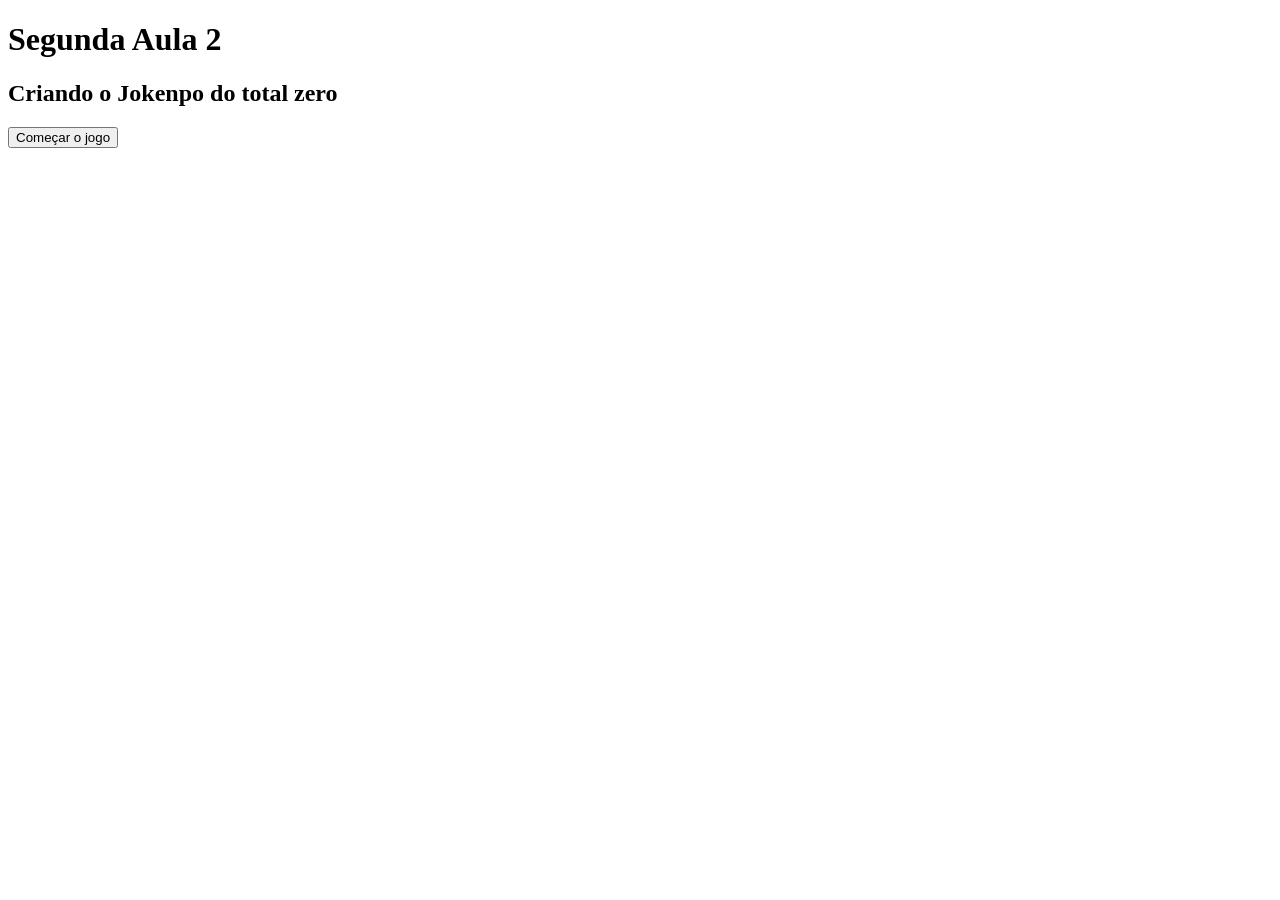
<file: aula-02/index.html>
<!DOCTYPE html>
<html lang="en">
<head>
    <meta charset="UTF-8">
    <meta http-equiv="X-UA-Compatible" content="IE=edge">
    <meta name="viewport" content="width=device-width, initial-scale=1.0">
    <title>Document</title>
</head>
<body>

    <h1>Segunda Aula 2</h1>
    <h2>Criando o Jokenpo do total zero</h2>

    <button>Começar o jogo</button>

    <script src="./main.js" type="module"></script>

</body>
</html>
</file>
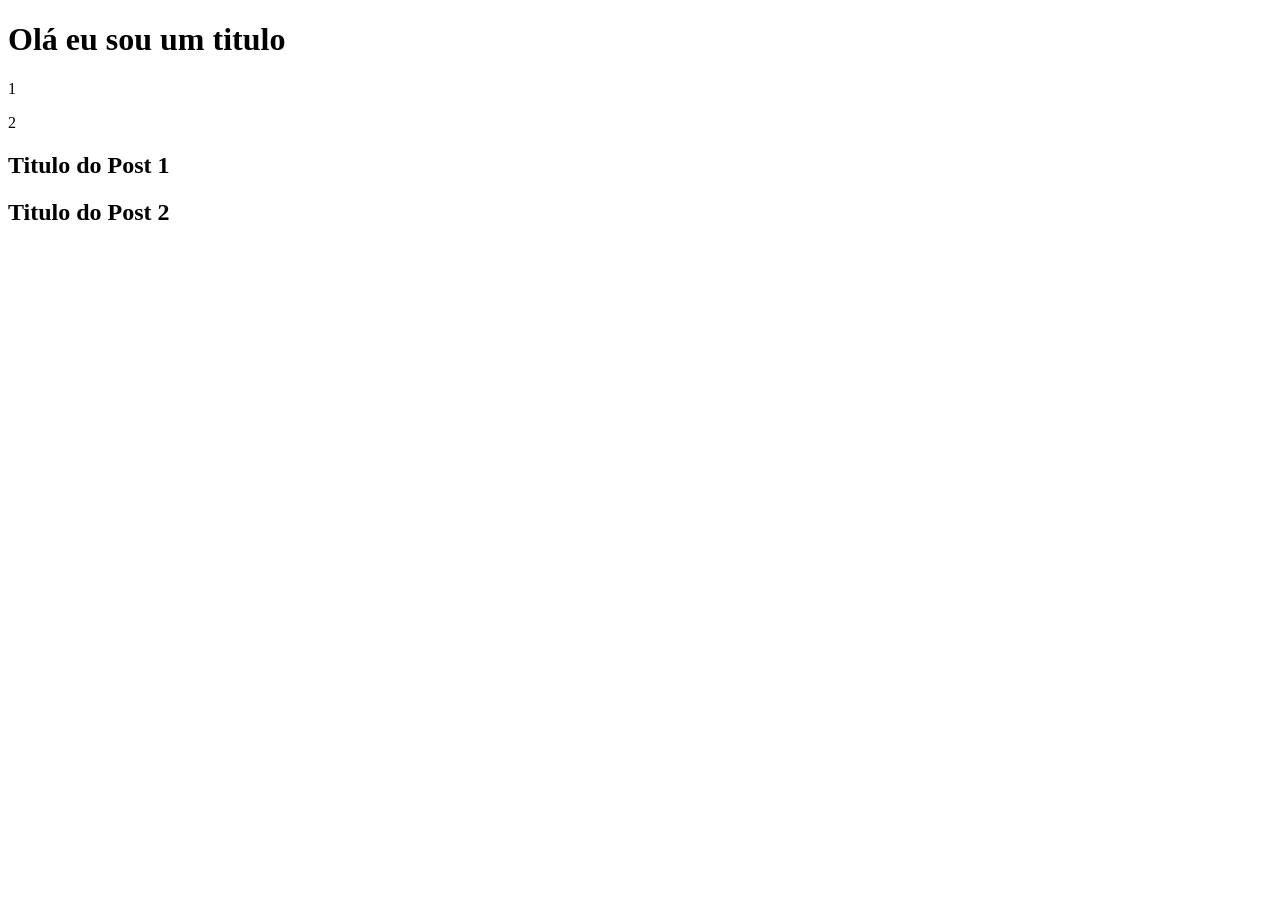
<file: aula-03/index.html>
<!DOCTYPE html>
<html lang="en">
<head>
    <meta charset="UTF-8">
    <meta http-equiv="X-UA-Compatible" content="IE=edge">
    <meta name="viewport" content="width=device-width, initial-scale=1.0">
    <title>Document</title>
</head>
<body>

    <h1 class="title" id="tituloPrincipal">Olá eu sou um titulo</h1>
    
    <p class="teste-texto">1</p>
    <p class="teste-texto">2</p>

    <section>

        <h1 class="title post-title">Titulo do Post 1</h1>

    </section>

    <section>

        <h1 class="title post-title">Titulo do Post 2</h1>

    </section>

    <script src="./main.js"></script>

</body>
</html>
</file>
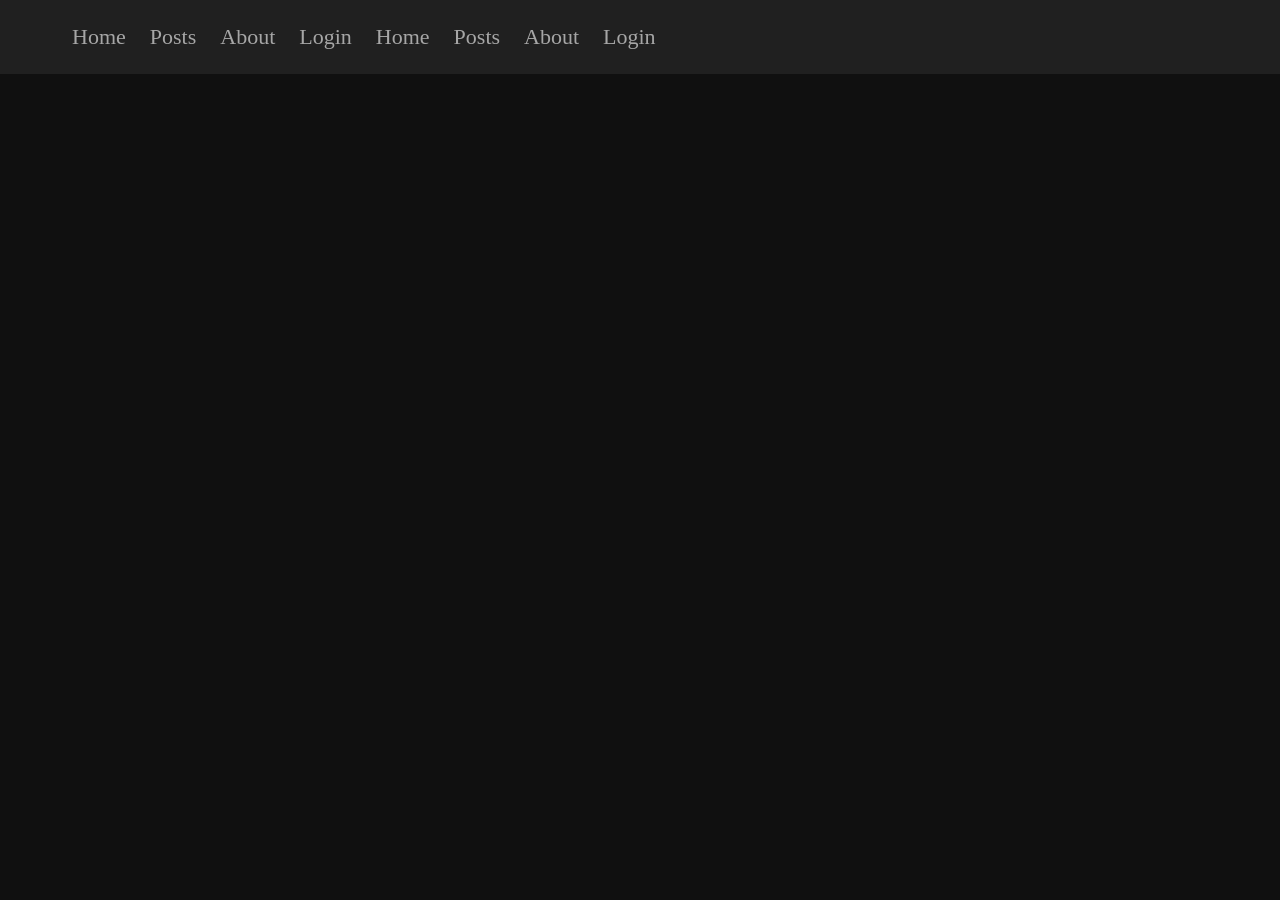
<file: aula-04/index.html>
<!DOCTYPE html>
<html lang="en">
<head>
    <meta charset="UTF-8">
    <meta http-equiv="X-UA-Compatible" content="IE=edge">
    <meta name="viewport" content="width=device-width, initial-scale=1.0">
    <title>Document</title>
    <link rel="stylesheet" href="./styles.css">
</head>
<body>

    <header class="main-header">

        <button onclick="manipularVisibilidadeMenu()">Abrir menu</button>

        <ul id="menuPrincipal">

            <li><button onclick="manipularVisibilidadeMenu()">Fechar menu</button></li>
            <li>Home</li>
            <li>Posts</li>
            <li>About</li>
            <li>Login</li>
            <li>Home</li>
            <li>Posts</li>
            <li>About</li>
            <li>Login</li>

        </ul>

    </header>
    
    <script src="./main.js"></script>

</body>
</html>
</file>
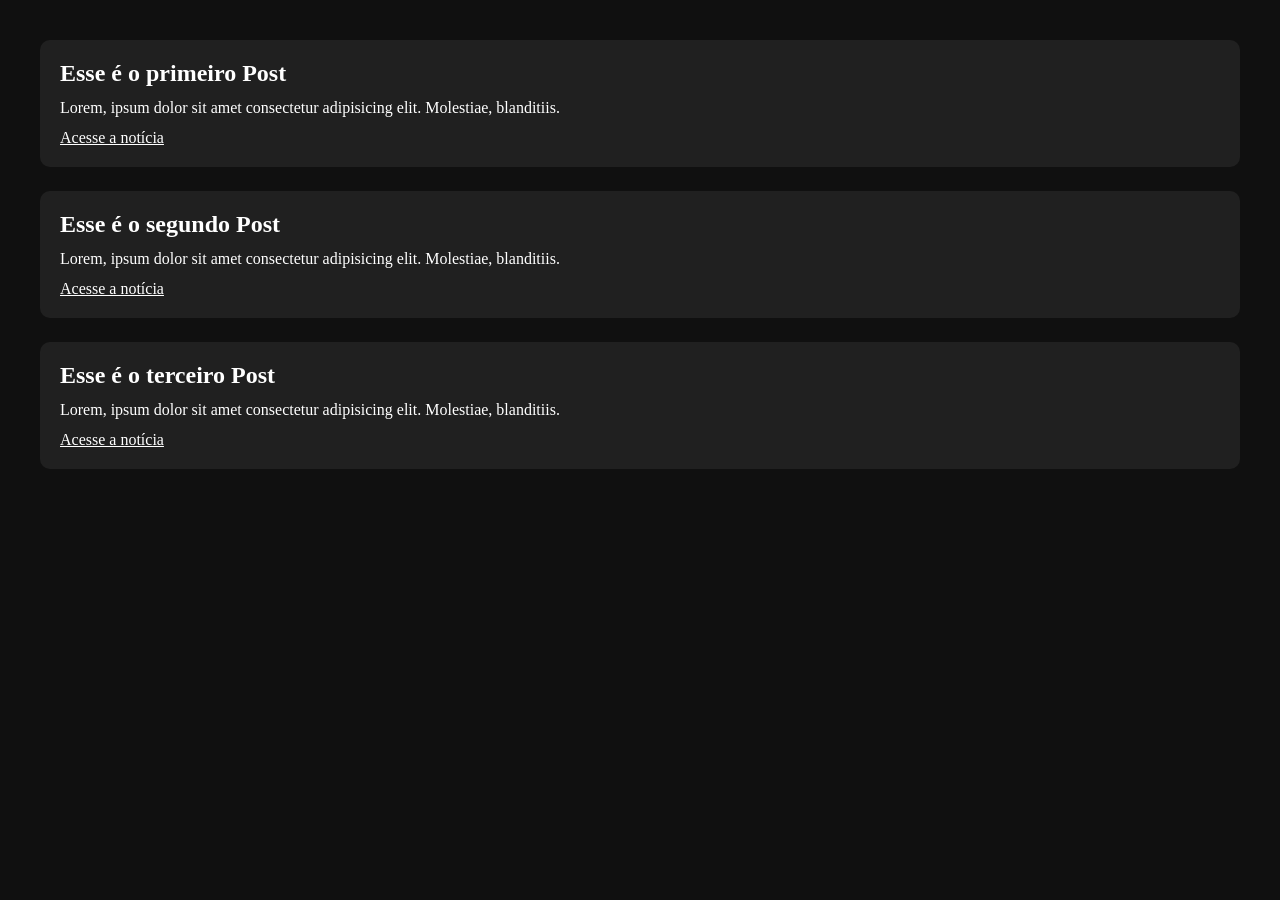
<file: aula-06/index.html>
<!DOCTYPE html>
<html lang="en">
<head>
    <meta charset="UTF-8">
    <meta http-equiv="X-UA-Compatible" content="IE=edge">
    <meta name="viewport" content="width=device-width, initial-scale=1.0">
    <title>Document</title>
    <link rel="stylesheet" href="styles.css">
</head>
<body>

    <main id="content">

    </main>
    
    <script src="./main.js"></script>

</body>
</html>
</file>
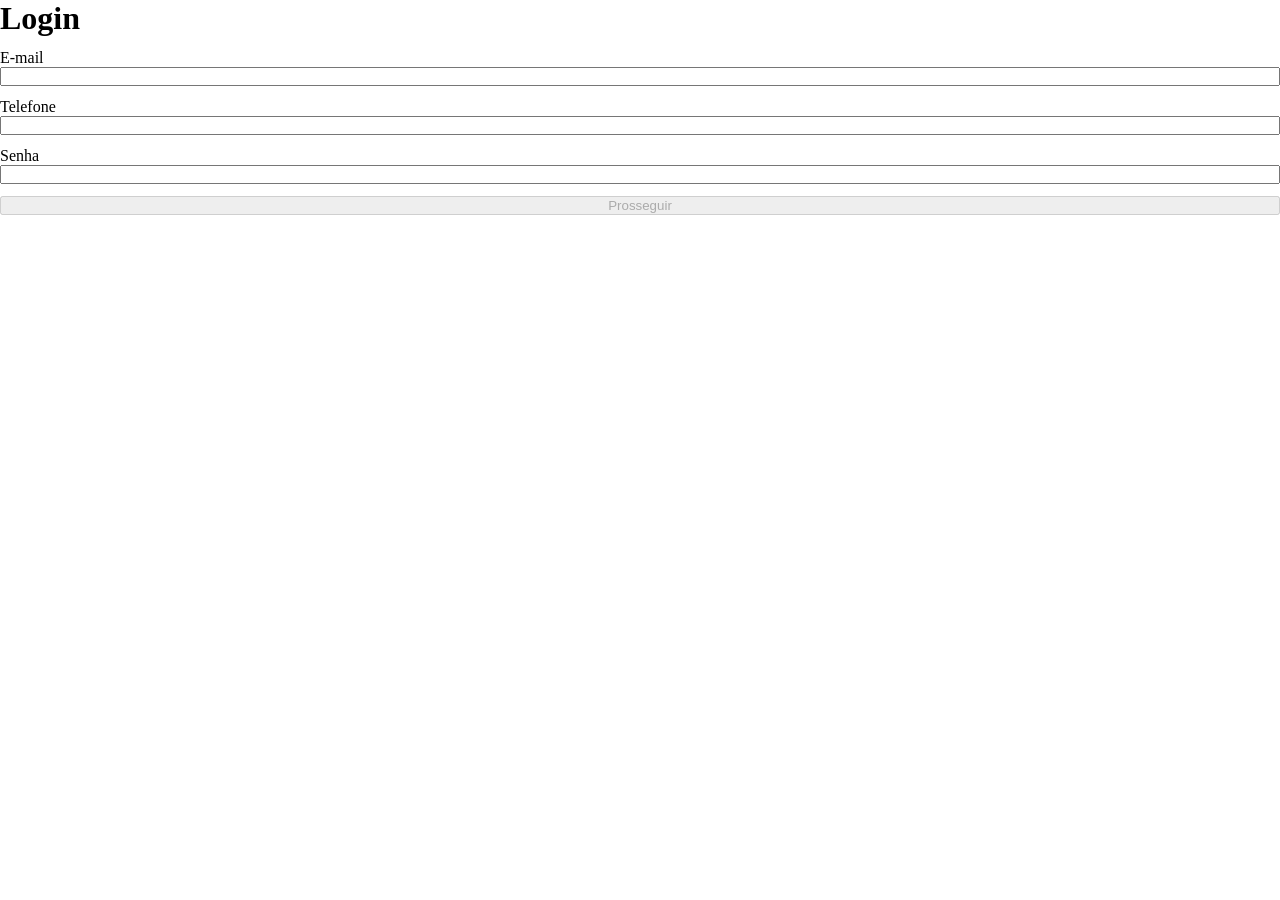
<file: aula-10/index.html>
<!DOCTYPE html>
<html lang="en">
<head>
    <meta charset="UTF-8">
    <meta http-equiv="X-UA-Compatible" content="IE=edge">
    <meta name="viewport" content="width=device-width, initial-scale=1.0">
    <title>Validando Formulário</title>
    <link rel="stylesheet" href="./style.css">
</head>
<body>

    <form class="form-login">

        <h1>Login</h1>

        <div>
            <label for="userEmail">E-mail</label>
            <input type="email" id="userEmail" required>
            <small>Preencha o campo E-mail corretamente</small>
        </div>

        <div>
            <label for="userPhone">Telefone</label>
            <input type="text" id="userPhone" required minlength="9">
            <small>Preencha o campo Telefone corretamente</small>
        </div>

        <div>
            <label for="userPassword">Senha</label>
            <input type="password" id="userPassword" required minlength="8">
            <small>Preencha o campo Senha corretamente</small>
        </div>

        <button type="submit" id="loginButton" disabled>Prosseguir</button>

    </form>
    
    <script src="./main.js" type="module"></script>

</body>
</html>
</file>
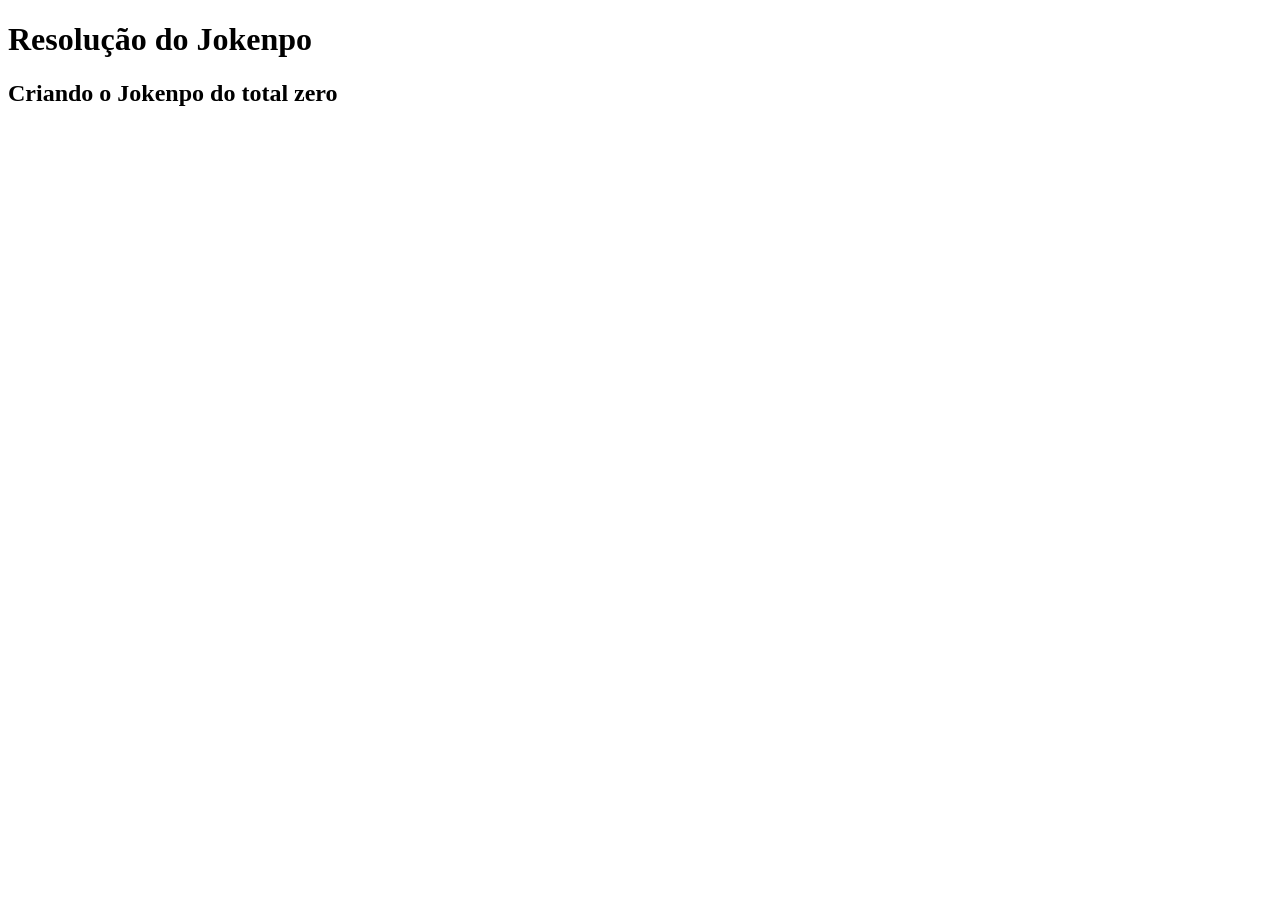
<file: resolucao-jokenpo/index.html>
<!DOCTYPE html>
<html lang="en">
<head>
    <meta charset="UTF-8">
    <meta http-equiv="X-UA-Compatible" content="IE=edge">
    <meta name="viewport" content="width=device-width, initial-scale=1.0">
    <title>Document</title>
</head>
<body>

    <h1>Resolução do Jokenpo</h1>
    <h2>Criando o Jokenpo do total zero</h2>

    <script src="./main.js" type="module"></script>

</body>
</html>
</file>
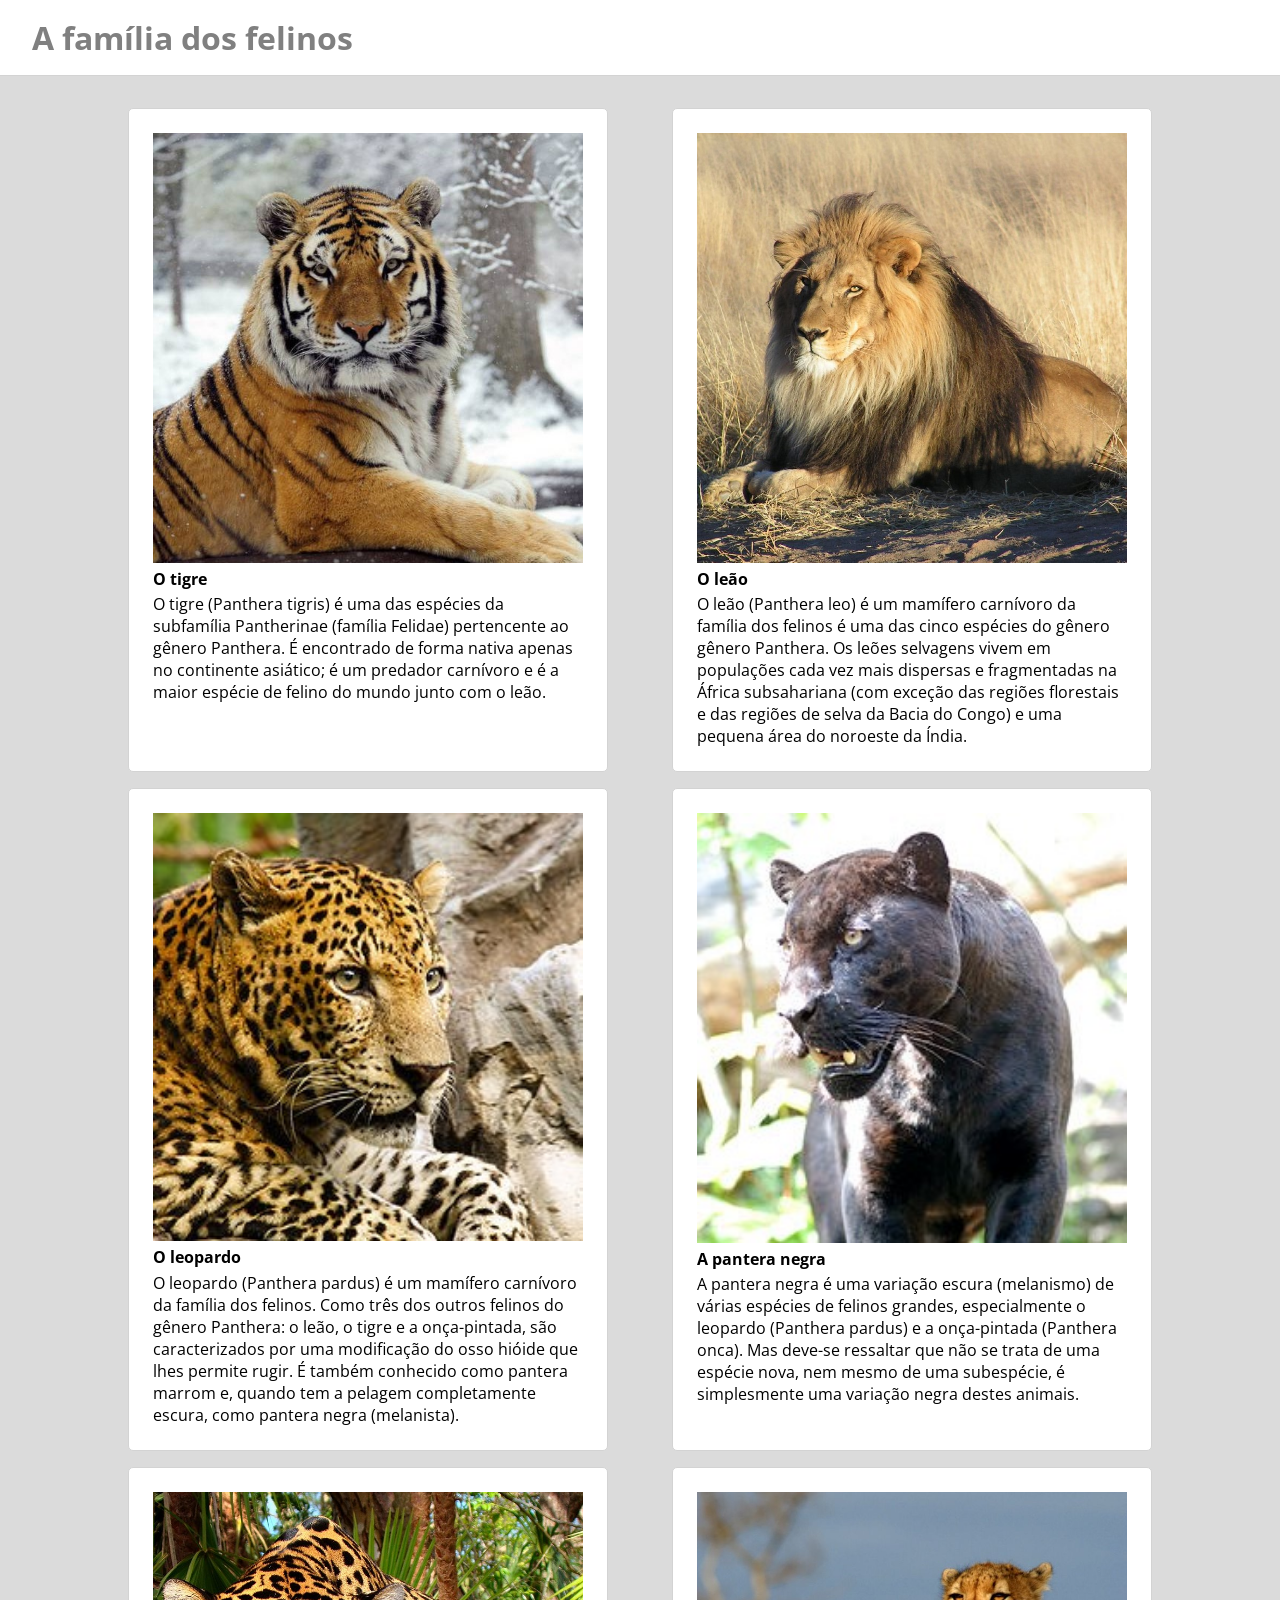
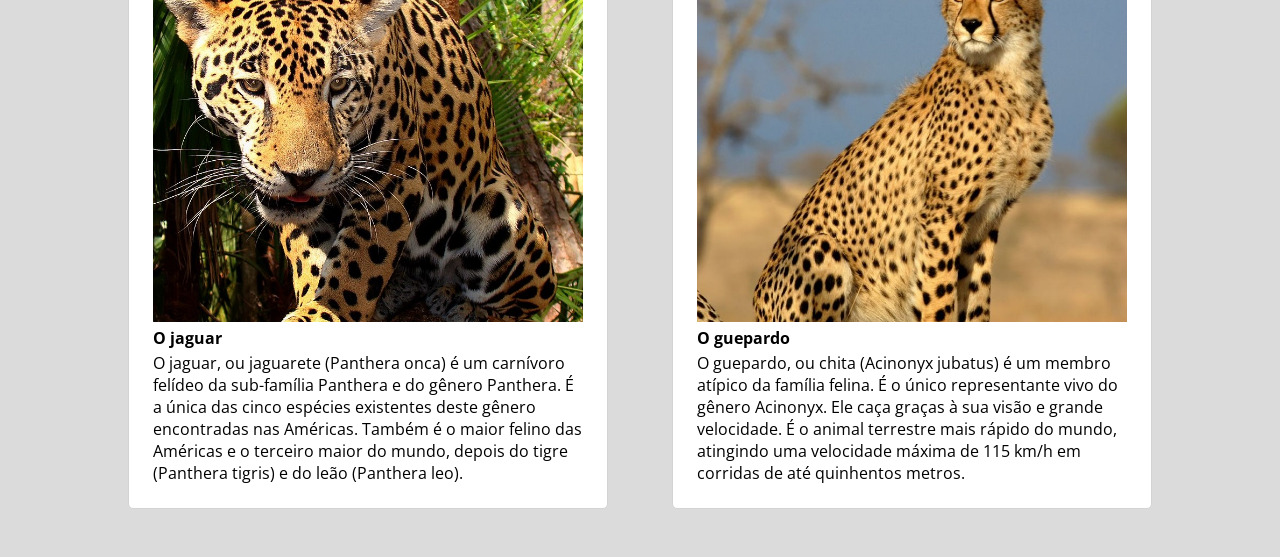
<file: aula-04/mesa/index.html>
<!DOCTYPE html>
<html lang="pt-BR">

<head>
  <meta charset="UTF-8">
  <meta http-equiv="X-UA-Compatible" content="IE=edge">
  <meta name="viewport" content="width=device-width, initial-scale=1.0">
  <link rel="stylesheet" href="styles.css">
  <title>Aula 5 - Modificar elementos com JS </title>
</head>

<body class="dark">

  <h1>A família dos felinos</h1>

  <div class="container">
    <div class="item">
      <img src="./imagens/tiger.jpg">
      <h2>O tigre</h2>
      <p>
        O tigre (Panthera tigris) é uma das espécies da subfamília Pantherinae (família Felidae)
        pertencente ao gênero Panthera. É encontrado de forma nativa apenas no continente asiático; é um predador
        carnívoro e
        é a maior espécie de felino do mundo junto com o leão.
      </p>
    </div>
    <div class="item">
      <img src="./imagens/leon.jpg">
      <h2>O leão</h2>
      <p>
        O leão (Panthera leo) é um mamífero carnívoro da família dos felinos é uma das cinco espécies do gênero
        gênero Panthera. Os leões selvagens vivem em populações cada vez mais dispersas e fragmentadas na África
        subsahariana
        (com exceção das regiões florestais e das regiões de selva da Bacia do Congo) e uma pequena área do noroeste da
        Índia.
      </p>
    </div>
    <div class="item">
      <img src="./imagens/leopardo.jpg">
      <h2>O leopardo</h2>
      <p>
        O leopardo (Panthera pardus) é um mamífero carnívoro da família dos felinos. Como três dos outros
        felinos do gênero Panthera: o leão, o tigre e a onça-pintada, são caracterizados por uma modificação do osso
        hióide que lhes permite rugir.
        É também conhecido como pantera marrom e, quando tem a pelagem completamente escura, como pantera negra
        (melanista).
      </p>
    </div>
    <div class="item">
      <img src="./imagens/pantera-negra.jpg">
      <h2>A pantera negra</h2>
      <p>
        A pantera negra é uma variação escura (melanismo) de várias espécies de felinos grandes, especialmente o
        leopardo (Panthera pardus) e a onça-pintada (Panthera onca).
        Mas deve-se ressaltar que não se trata de uma espécie nova, nem mesmo de uma subespécie, é simplesmente uma
        variação negra destes animais.
      </p>
    </div>
    <div class="item">
      <img src="./imagens/jaguar.jpg">
      <h2>O jaguar</h2>
      <p>
        O jaguar, ou jaguarete (Panthera onca) é um carnívoro felídeo da sub-família Panthera e do
        gênero Panthera. É a única das cinco espécies existentes deste gênero encontradas nas Américas. Também
        é o maior felino das Américas e o terceiro maior do mundo, depois do tigre (Panthera tigris) e do leão (Panthera
        leo).
      </p>
    </div>
    <div class="item">
      <img src="./imagens/chita.jpg">
      <h2>O guepardo</h2>
      <p>
        O guepardo, ou chita (Acinonyx jubatus) é um membro atípico da família felina. É o único
        representante vivo do gênero Acinonyx. Ele caça graças à sua visão e grande velocidade. É o animal terrestre
        mais rápido
        do mundo, atingindo uma velocidade máxima de 115 km/h em corridas de até quinhentos metros.
      </p>
    </div>
  </div>

</body>

</html>
</file>
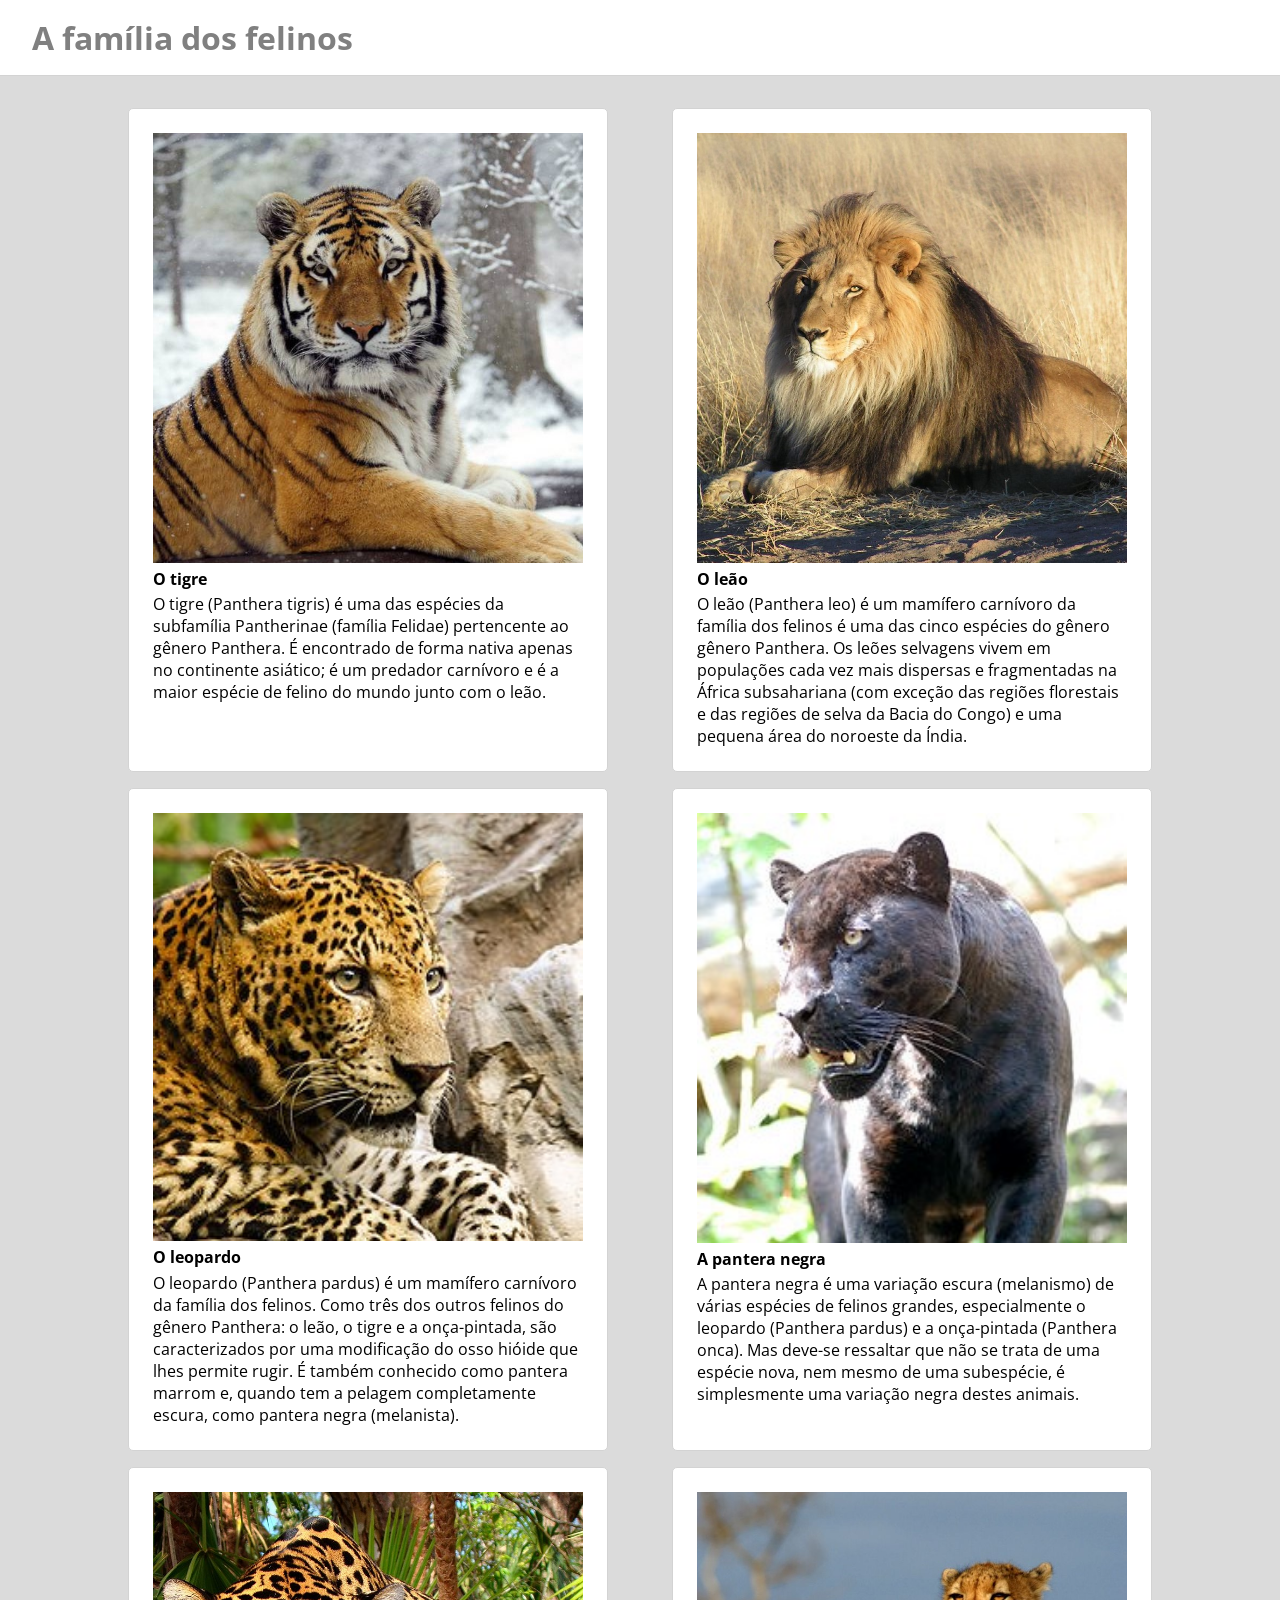
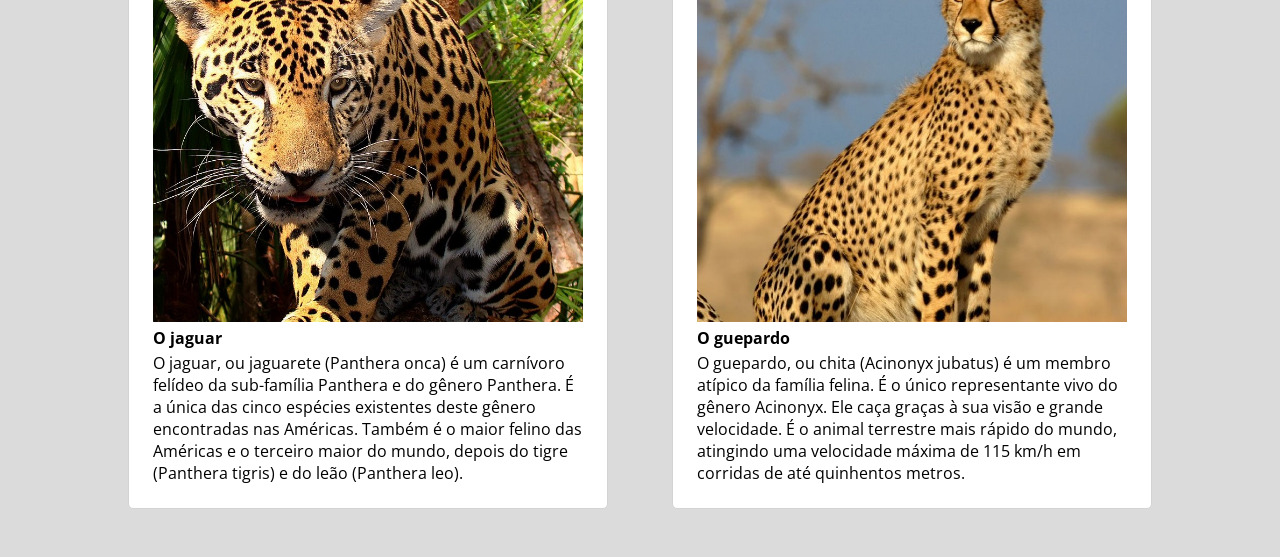
<file: aula-05/mesa/index.html>
<!DOCTYPE html>
<html lang="pt-BR">

<head>
  <meta charset="UTF-8">
  <meta http-equiv="X-UA-Compatible" content="IE=edge">
  <meta name="viewport" content="width=device-width, initial-scale=1.0">
  <link rel="stylesheet" href="styles.css">
  <title>Aula 5 - Modificar elementos com JS </title>
</head>

<body class="dark-mode">

  <h1>A família dos felinos</h1>

  <div class="container">
    <div class="item">
      <img src="./imagens/tiger.jpg">
      <h2>O tigre</h2>
      <p>
        O tigre (Panthera tigris) é uma das espécies da subfamília Pantherinae (família Felidae)
        pertencente ao gênero Panthera. É encontrado de forma nativa apenas no continente asiático; é um predador
        carnívoro e
        é a maior espécie de felino do mundo junto com o leão.
      </p>
    </div>
    <div class="item">
      <img src="./imagens/leon.jpg">
      <h2>O leão</h2>
      <p>
        O leão (Panthera leo) é um mamífero carnívoro da família dos felinos é uma das cinco espécies do gênero
        gênero Panthera. Os leões selvagens vivem em populações cada vez mais dispersas e fragmentadas na África
        subsahariana
        (com exceção das regiões florestais e das regiões de selva da Bacia do Congo) e uma pequena área do noroeste da
        Índia.
      </p>
    </div>
    <div class="item">
      <img src="./imagens/leopardo.jpg">
      <h2>O leopardo</h2>
      <p>
        O leopardo (Panthera pardus) é um mamífero carnívoro da família dos felinos. Como três dos outros
        felinos do gênero Panthera: o leão, o tigre e a onça-pintada, são caracterizados por uma modificação do osso
        hióide que lhes permite rugir.
        É também conhecido como pantera marrom e, quando tem a pelagem completamente escura, como pantera negra
        (melanista).
      </p>
    </div>
    <div class="item">
      <img src="./imagens/pantera-negra.jpg">
      <h2>A pantera negra</h2>
      <p>
        A pantera negra é uma variação escura (melanismo) de várias espécies de felinos grandes, especialmente o
        leopardo (Panthera pardus) e a onça-pintada (Panthera onca).
        Mas deve-se ressaltar que não se trata de uma espécie nova, nem mesmo de uma subespécie, é simplesmente uma
        variação negra destes animais.
      </p>
    </div>
    <div class="item">
      <img src="./imagens/jaguar.jpg">
      <h2>O jaguar</h2>
      <p>
        O jaguar, ou jaguarete (Panthera onca) é um carnívoro felídeo da sub-família Panthera e do
        gênero Panthera. É a única das cinco espécies existentes deste gênero encontradas nas Américas. Também
        é o maior felino das Américas e o terceiro maior do mundo, depois do tigre (Panthera tigris) e do leão (Panthera
        leo).
      </p>
    </div>
    <div class="item">
      <img src="./imagens/chita.jpg">
      <h2>O guepardo</h2>
      <p>
        O guepardo, ou chita (Acinonyx jubatus) é um membro atípico da família felina. É o único
        representante vivo do gênero Acinonyx. Ele caça graças à sua visão e grande velocidade. É o animal terrestre
        mais rápido
        do mundo, atingindo uma velocidade máxima de 115 km/h em corridas de até quinhentos metros.
      </p>
    </div>
  </div>

</body>

</html>
</file>
<file: aula-04/styles.css>
* {

    padding: 0;
    margin: 0;
    box-sizing: border-box;

}

body {

    background-color: #101010;

}

.main-header {

    background-color: #202020;
    padding: 24px 48px;

}

.main-header button {

    display: none;

}

.main-header ul {

    display: flex;
    gap: 24px;
    list-style: none;
    transition: .5s;

}

.main-header ul li {

    color: white;
    font-size: 22px;
    opacity: .6;

}

.main-header ul li:hover {

    opacity: 1;

}

@media (max-width: 768px) {

    .main-header button {

        display: block;
    
    }
    
    .main-header ul {

        width: 300px;
        position: fixed;
        top: 0;
        left: -300px;
        flex-direction: column;
        background-color: #262626;
        padding: 24px;
        height: 100vh;

    }

    .main-header ul.opened {

        left: 0;

    }

}
</file>
<file: aula-06/styles.css>
* {

    color: white;
    padding: 0;
    margin: 0;
    box-sizing: border-box;

}

body {

    background-color: #101010;
    padding: 40px;

}

main {

    display: flex;
    flex-direction: column;
    gap: 24px;

}

article {

    background-color: #202020;
    padding: 20px;
    border-radius: 10px;
    display: flex;
    flex-direction: column;
    gap: 12px;

}
</file>
<file: aula-10/style.css>
* {
  padding: 0;
  margin: 0;
  box-sizing: border-box;
}

.form-login {
  display: flex;
  flex-direction: column;
  gap: 12px;
}
.form-login div {
  display: flex;
  flex-direction: column;
}
.form-login div small {
  display: none;
}
.form-login div.error label {
  color: red;
}
.form-login div.error input {
  border-color: red;
}
.form-login div.error small {
  color: red;
  display: block;
}/*# sourceMappingURL=style.css.map */
</file>
<file: aula-04/mesa/styles.css>
@import url('https://fonts.googleapis.com/css2?family=Open+Sans:wght@300;400&display=swap');

* {
  margin: 0;
  padding: 0;
  font-family: 'Open Sans', sans-serif;
}

body {
  background-color: rgb(219, 219, 219);
}

h1 {
  padding: .5em 1em;
  background-color: white;
  border-bottom: 1px solid lightgrey;
  color: grey;
}

.container {
  display: flex;
  flex-wrap: wrap;
  justify-content: space-between;
  width: 80%;
  margin: 2em 10%;
}

.item {
  width: 30em;
  background-color: white;
  box-sizing: border-box;
  padding: 1.5em;
  margin-bottom: 1em;
  border-radius: 5px;
  border: 1px solid lightgray;
}

.item img {
  width: 100%;
}

.item h2 {
  font-size: 1em;
  margin-bottom: .2em;
}


/* ------------------------------ Estilos para o tema escuro (Dark-Mode) ----------------------------------------------- */

/* Os seguintes estilos são os que usaremos para aplicar o modo escuro, 
você terá que modificar os seletores a fim de poder resolver o exercício. /* 

// A cor de fundo 
{
  background-color: rgb(39, 39, 39);
}

// Modificações no titulo 'A família dos felinos'
{ 
  background-color: rgb(19, 19, 19);
  color: rgb(170, 170, 170);
  border-color: black;
}


// Modificações nos items
{
  background-color: rgb(19, 19, 19);
  border-color: black;
}

// Modificações nos textos dos itens e cabeçalhos dos itens
{
  color: rgb(230, 230, 230);
}
*/
</file>
<file: aula-05/mesa/styles.css>
@import url('https://fonts.googleapis.com/css2?family=Open+Sans:wght@300;400&display=swap');

* {
  margin: 0;
  padding: 0;
  font-family: 'Open Sans', sans-serif;
}

body {
  background-color: rgb(219, 219, 219);
}

h1 {
  padding: .5em 1em;
  background-color: white;
  border-bottom: 1px solid lightgrey;
  color: grey;
}

.container {
  display: flex;
  flex-wrap: wrap;
  justify-content: space-between;
  width: 80%;
  margin: 2em 10%;
}

.item {
  width: 30em;
  background-color: white;
  box-sizing: border-box;
  padding: 1.5em;
  margin-bottom: 1em;
  border-radius: 5px;
  border: 1px solid lightgray;
}

.item img {
  width: 100%;
}

.item h2 {
  font-size: 1em;
  margin-bottom: .2em;
}


/* ------------------------------ Estilos para o tema escuro (Dark-Mode) ----------------------------------------------- */

/* Os seguintes estilos são os que usaremos para aplicar o modo escuro, 
você terá que modificar os seletores a fim de poder resolver o exercício. /* 

// A cor de fundo 
{
  background-color: rgb(39, 39, 39);
}

// Modificações no titulo 'A família dos felinos'
{ 
  background-color: rgb(19, 19, 19);
  color: rgb(170, 170, 170);
  border-color: black;
}


// Modificações nos items
{
  background-color: rgb(19, 19, 19);
  border-color: black;
}

// Modificações nos textos dos itens e cabeçalhos dos itens
{
  color: rgb(230, 230, 230);
}
*/
</file>
